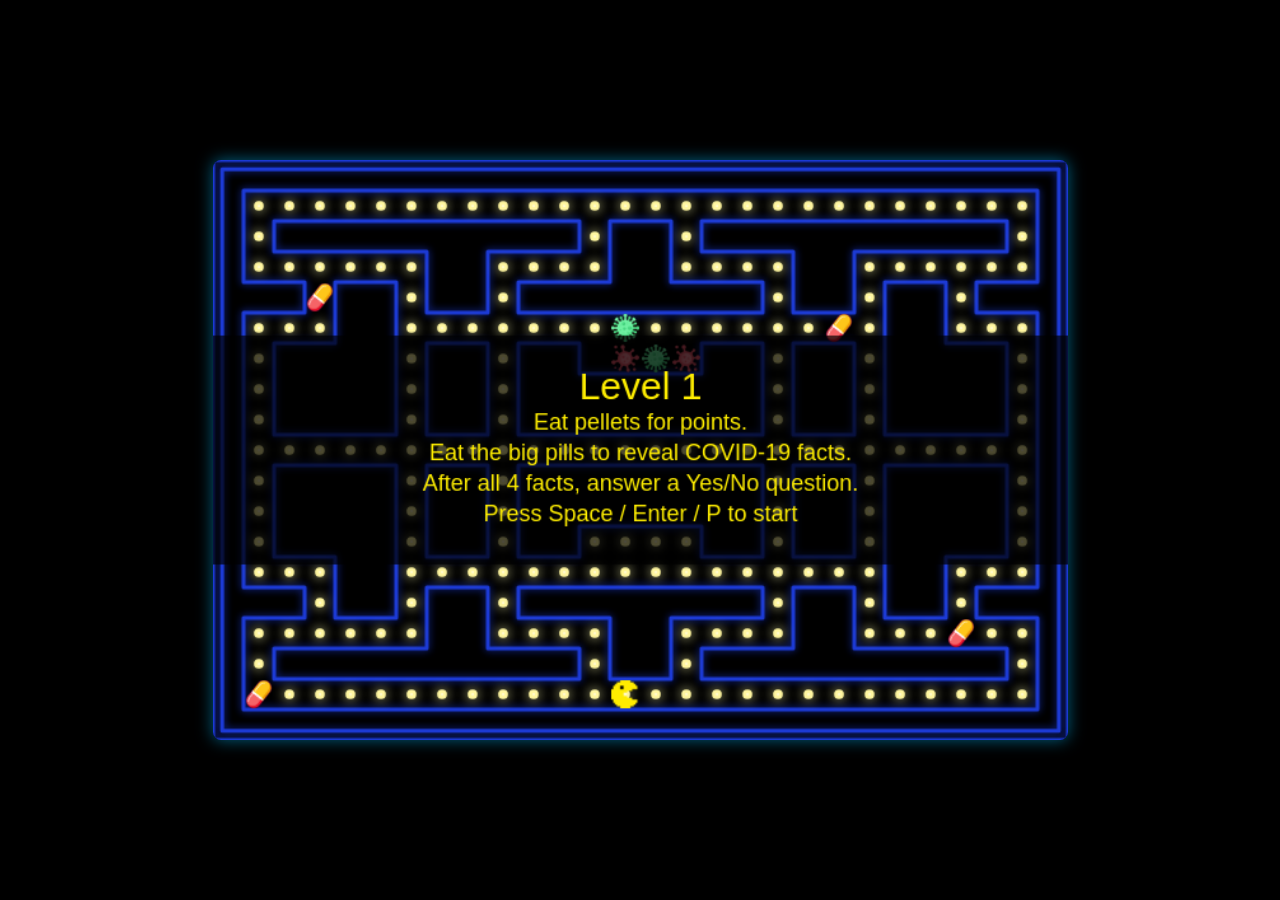
<file: index.html>
<!DOCTYPE html>
<html lang="en">
<head>
    <meta charset="UTF-UTF-8">
    <title>Pac-Man Neon</title>
    <link rel="stylesheet" href="styles.css">
</head>
<body>

    <canvas id="gameCanvas" width="840" height="600"></canvas>

    <!-- Meme overlay -->
    <img id="memeOverlay">

    <script src="game.js"></script>
</body>
</html>
</file>
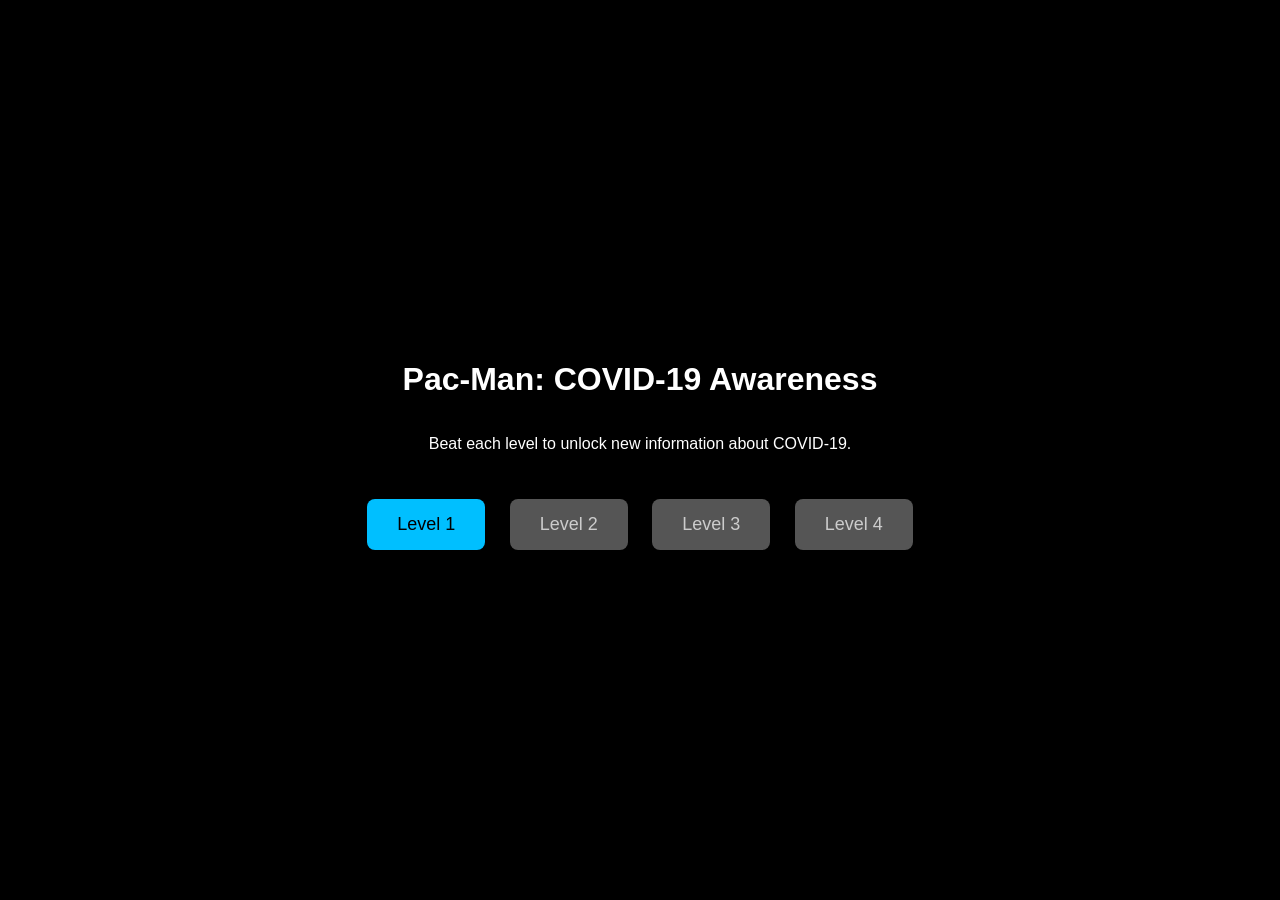
<file: home-level-select.html>
<!DOCTYPE html>
<html lang="en">
<head>
  <meta charset="UTF-8">
  <title>Pac-Man Levels</title>
  <link rel="stylesheet" href="styles.css">
  <style>
    body {
      display: flex;
      flex-direction: column;
      justify-content: center;
      align-items: center;
      background: #000;
      color: #fff;
      min-height: 100vh;
      font-family: Arial, sans-serif;
      text-align: center;
    }
    .btn-row {
      margin-top: 20px;
    }
    button {
      padding: 15px 30px;
      margin: 10px;
      font-size: 18px;
      border: none;
      border-radius: 8px;
      cursor: pointer;
    }
    button[disabled] {
      background: #555;
      cursor: not-allowed;
      color: #ccc;
    }
    button:not([disabled]) {
      background: #00bfff;
      color: #000;
    }
  </style>
</head>
<body>

  <h1>Pac-Man: COVID-19 Awareness</h1>
  <p>Beat each level to unlock new information about COVID-19.</p>

  <div class="btn-row">
    <button onclick="location.href='level1.html'">Level 1</button>
    <button id="lvl2" disabled onclick="location.href='level2.html'">Level 2</button>
    <button id="lvl3" disabled onclick="location.href='level3.html'">Level 3</button>
    <button id="lvl4" disabled onclick="location.href='level4.html'">Level 4</button>
  </div>

  <script>
    // Unlock levels based on saved progress
    document.addEventListener("DOMContentLoaded", () => {
      const completed = Number(localStorage.getItem("levelCompleted") || 0);

      if (completed >= 1) document.getElementById("lvl2").disabled = false;
      if (completed >= 2) document.getElementById("lvl3").disabled = false;
      if (completed >= 3) document.getElementById("lvl4").disabled = false;
    });
  </script>

</body>
</html>
</file>
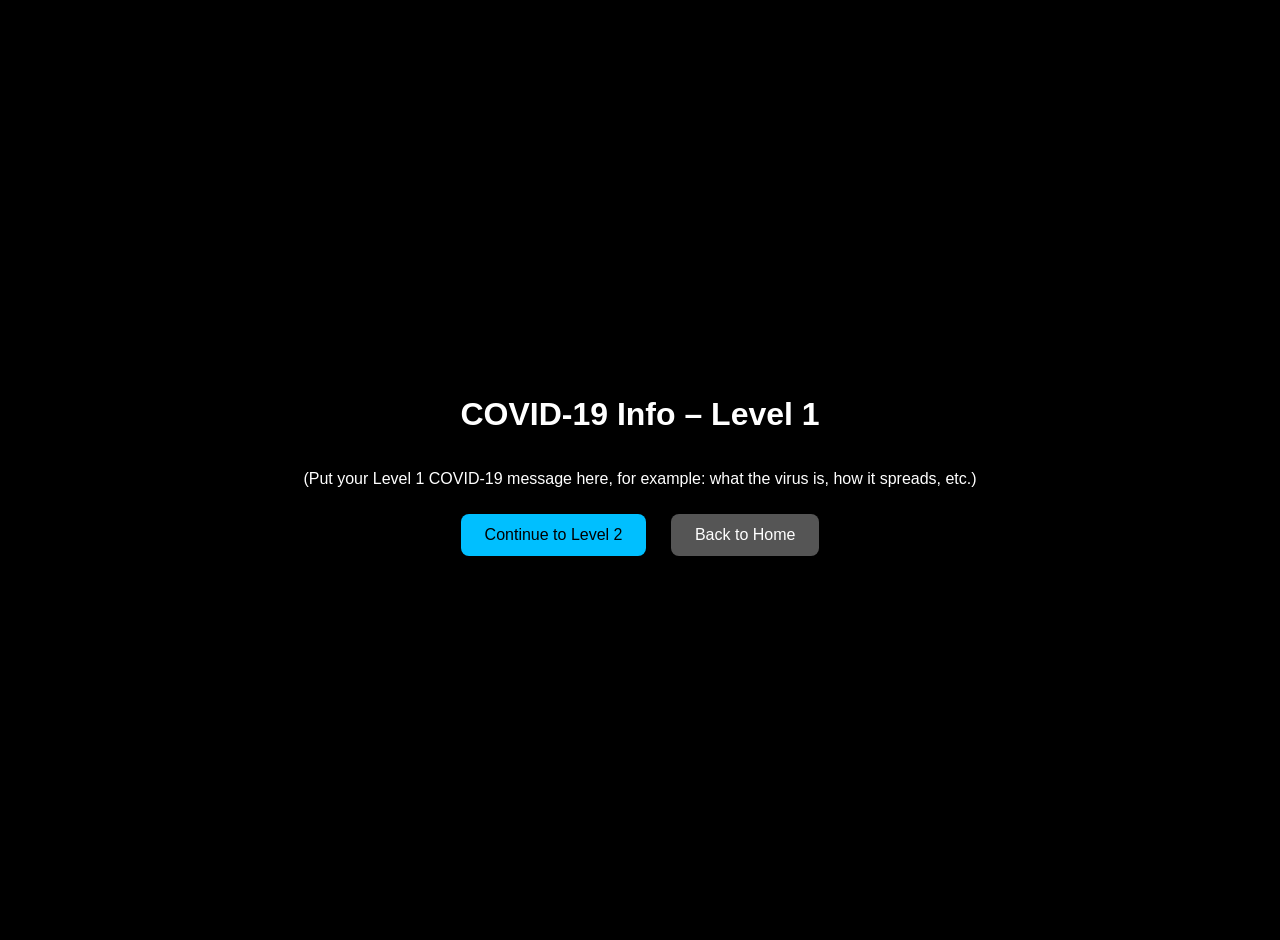
<file: info1.html>
<!DOCTYPE html>
<html lang="en">
<head>
  <meta charset="UTF-8">
  <title>COVID-19 Info - Level 1</title>
  <link rel="stylesheet" href="styles.css">
  <style>
    body {
      background: #000;
      color: #fff;
      font-family: Arial, sans-serif;
      display: flex;
      flex-direction: column;
      justify-content: center;
      align-items: center;
      min-height: 100vh;
      text-align: center;
      padding: 20px;
    }
    button {
      padding: 12px 24px;
      margin: 10px;
      font-size: 16px;
      border-radius: 8px;
      border: none;
      cursor: pointer;
    }
    .primary {
      background: #00bfff;
      color: #000;
    }
    .secondary {
      background: #555;
      color: #fff;
    }
  </style>
</head>
<body>

  <h1>COVID-19 Info – Level 1</h1>
  <p>
    (Put your Level 1 COVID-19 message here, for example:
    what the virus is, how it spreads, etc.)
  </p>

  <div>
    <button class="primary" onclick="location.href='level2.html'">
      Continue to Level 2
    </button>
    <button class="secondary" onclick="location.href='home-level-select.html'">
      Back to Home
    </button>
  </div>

</body>
</html>
</file>
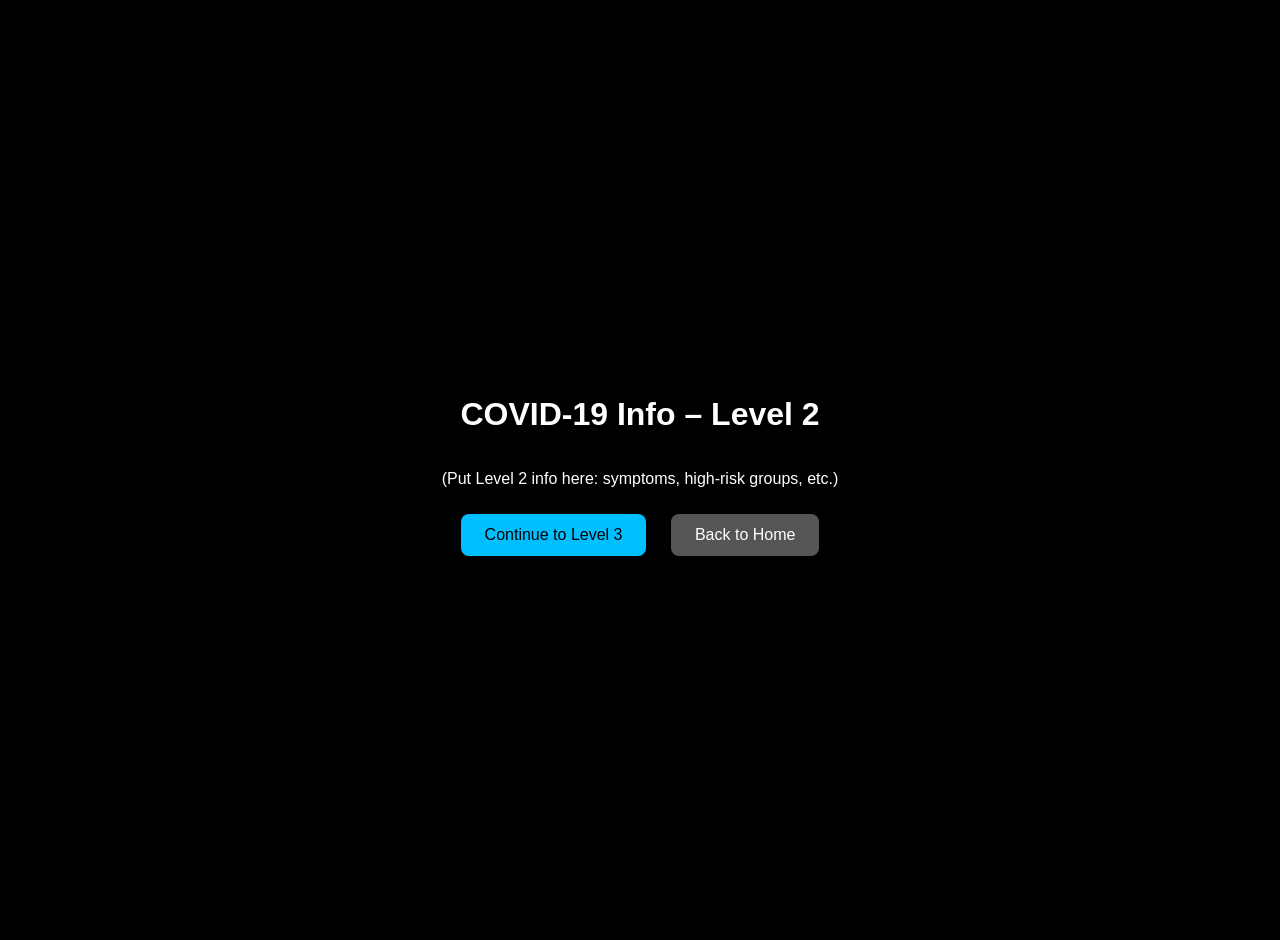
<file: info2.html>
<!DOCTYPE html>
<html lang="en">
<head>
  <meta charset="UTF-8">
  <title>COVID-19 Info - Level 2</title>
  <link rel="stylesheet" href="styles.css">
  <style>
    body {
      background: #000;
      color: #fff;
      font-family: Arial, sans-serif;
      display: flex;
      flex-direction: column;
      justify-content: center;
      align-items: center;
      min-height: 100vh;
      text-align: center;
      padding: 20px;
    }
    button {
      padding: 12px 24px;
      margin: 10px;
      font-size: 16px;
      border-radius: 8px;
      border: none;
      cursor: pointer;
    }
    .primary {
      background: #00bfff;
      color: #000;
    }
    .secondary {
      background: #555;
      color: #fff;
    }
  </style>
</head>
<body>

  <h1>COVID-19 Info – Level 2</h1>
  <p>
    (Put Level 2 info here: symptoms, high-risk groups, etc.)
  </p>

  <div>
    <button class="primary" onclick="location.href='level3.html'">
      Continue to Level 3
    </button>
    <button class="secondary" onclick="location.href='home-level-select.html'">
      Back to Home
    </button>
  </div>

</body>
</html>
</file>
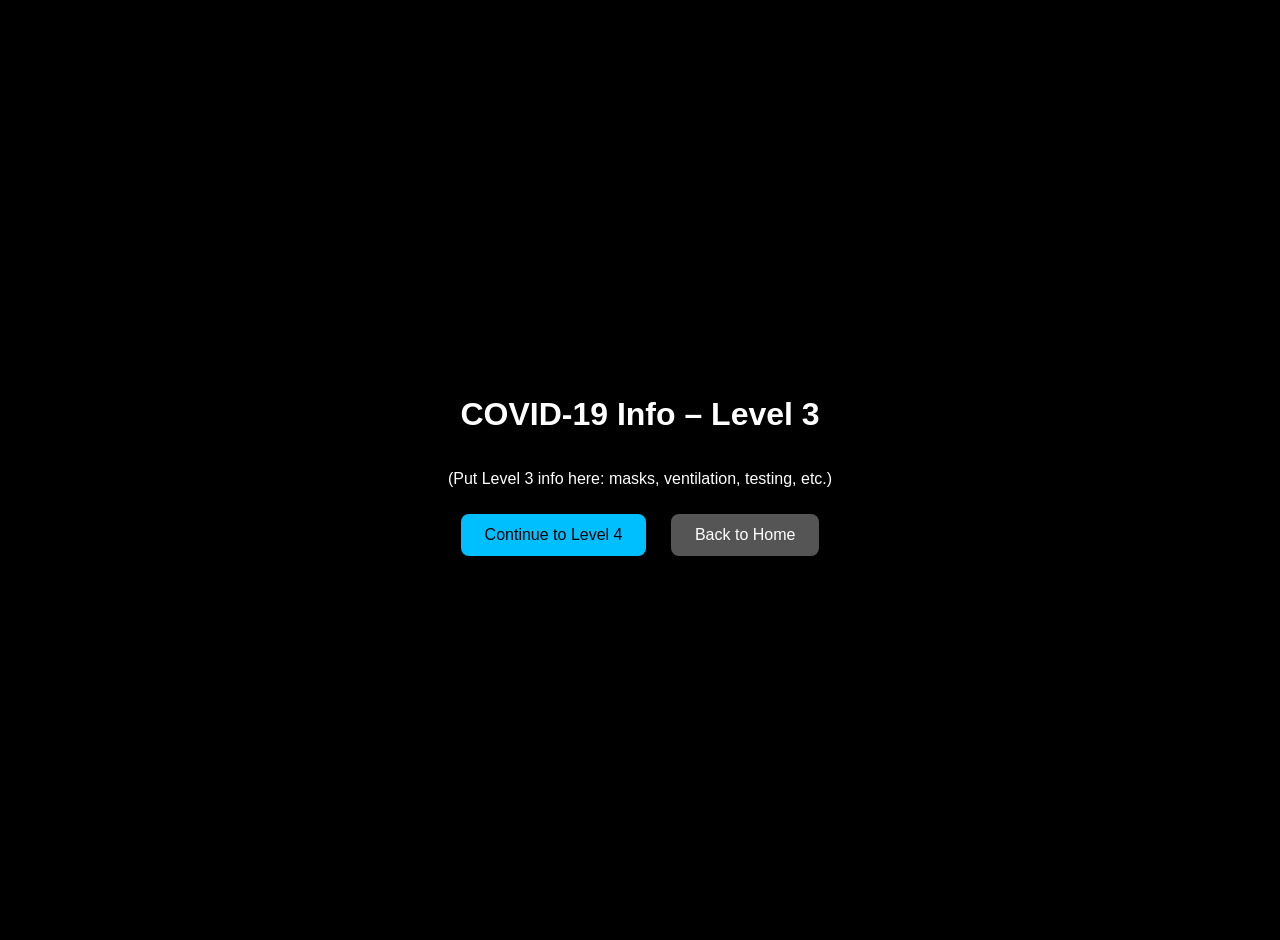
<file: info3.html>
<!DOCTYPE html>
<html lang="en">
<head>
  <meta charset="UTF-8">
  <title>COVID-19 Info - Level 3</title>
  <link rel="stylesheet" href="styles.css">
  <style>
    body {
      background: #000;
      color: #fff;
      font-family: Arial, sans-serif;
      display: flex;
      flex-direction: column;
      justify-content: center;
      align-items: center;
      min-height: 100vh;
      text-align: center;
      padding: 20px;
    }
    button {
      padding: 12px 24px;
      margin: 10px;
      font-size: 16px;
      border-radius: 8px;
      border: none;
      cursor: pointer;
    }
    .primary {
      background: #00bfff;
      color: #000;
    }
    .secondary {
      background: #555;
      color: #fff;
    }
  </style>
</head>
<body>

  <h1>COVID-19 Info – Level 3</h1>
  <p>
    (Put Level 3 info here: masks, ventilation, testing, etc.)
  </p>

  <div>
    <button class="primary" onclick="location.href='level4.html'">
      Continue to Level 4
    </button>
    <button class="secondary" onclick="location.href='home-level-select.html'">
      Back to Home
    </button>
  </div>

</body>
</html>
</file>
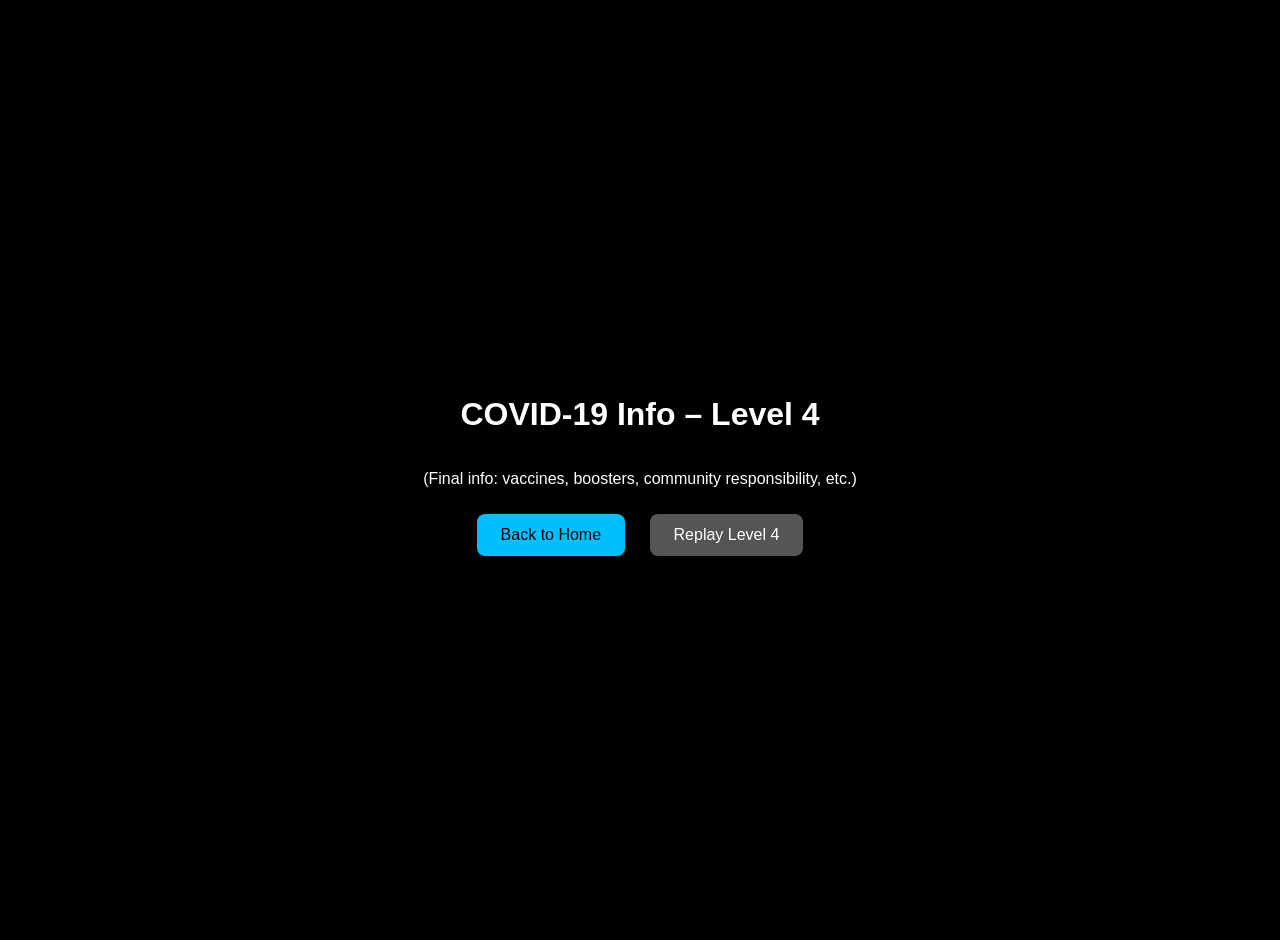
<file: info4.html>
<!DOCTYPE html>
<html lang="en">
<head>
  <meta charset="UTF-8">
  <title>COVID-19 Info - Level 4</title>
  <link rel="stylesheet" href="styles.css">
  <style>
    body {
      background: #000;
      color: #fff;
      font-family: Arial, sans-serif;
      display: flex;
      flex-direction: column;
      justify-content: center;
      align-items: center;
      min-height: 100vh;
      text-align: center;
      padding: 20px;
    }
    button {
      padding: 12px 24px;
      margin: 10px;
      font-size: 16px;
      border-radius: 8px;
      border: none;
      cursor: pointer;
    }
    .primary {
      background: #00bfff;
      color: #000;
    }
    .secondary {
      background: #555;
      color: #fff;
    }
  </style>
</head>
<body>

  <h1>COVID-19 Info – Level 4</h1>
  <p>
    (Final info: vaccines, boosters, community responsibility, etc.)
  </p>

  <div>
    <button class="primary" onclick="location.href='home-level-select.html'">
      Back to Home
    </button>
    <button class="secondary" onclick="location.href='level4.html'">
      Replay Level 4
    </button>
  </div>

</body>
</html>
</file>
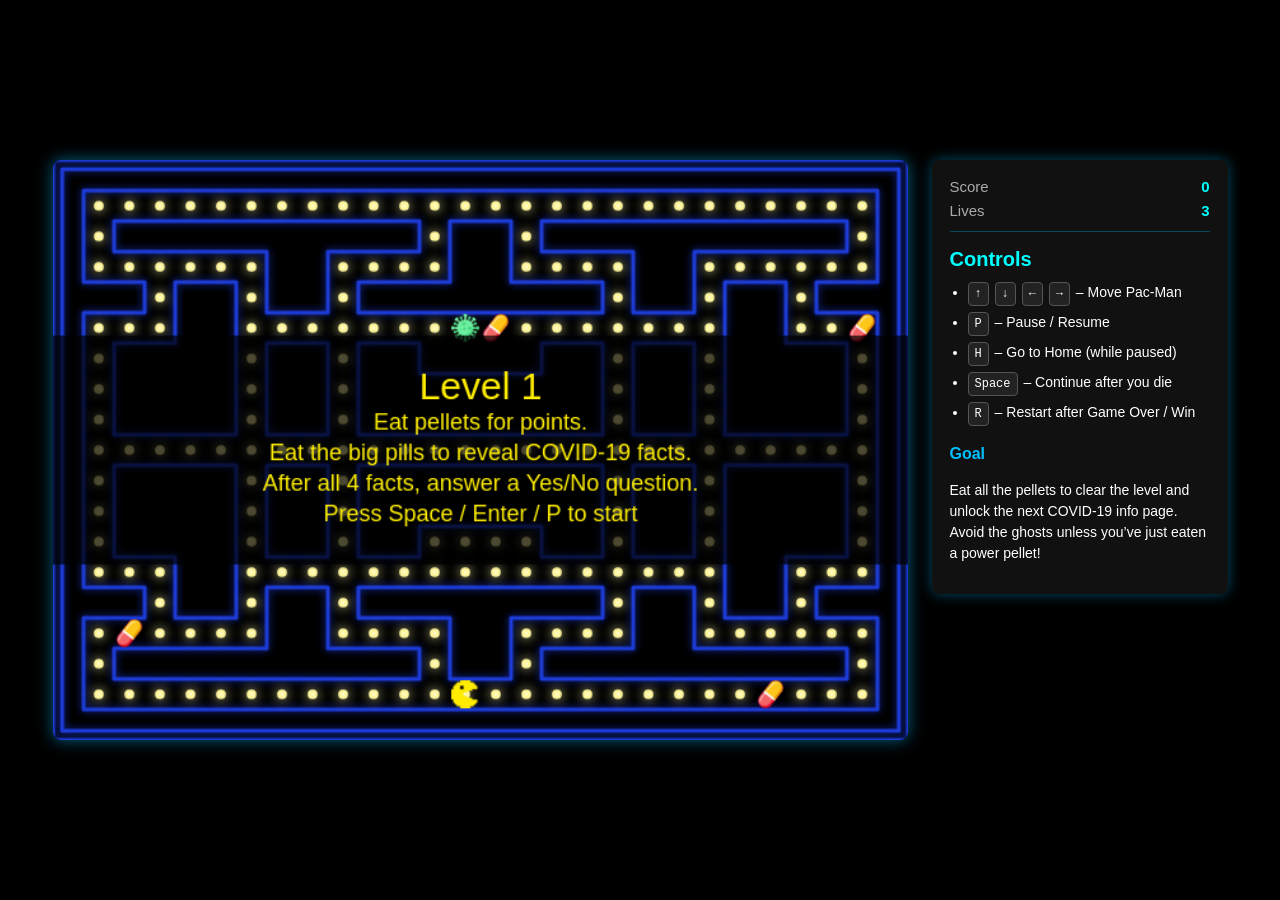
<file: level1.html>
<!DOCTYPE html>
<html lang="en">
<head>
  <meta charset="UTF-8">
  <title>Pac-Man Level 1</title>
  <link rel="stylesheet" href="styles.css">
</head>
<body>
  <div id="game-wrapper">
    <!-- Game canvas -->
    <canvas id="gameCanvas" width="840" height="600"></canvas>

    <!-- Side panel with HUD + controls -->
    <aside class="side-panel">
      <div class="panel-hud">
        <div><span>Score</span><span id="scoreDisplay">0</span></div>
        <div><span>Lives</span><span id="livesDisplay">3</span></div>
      </div>
      <hr class="panel-divider">

      <h2>Controls</h2>
      <ul>
        <li><kbd>↑</kbd> <kbd>↓</kbd> <kbd>←</kbd> <kbd>→</kbd> – Move Pac-Man</li>
        <li><kbd>P</kbd> – Pause / Resume</li>
        <li><kbd>H</kbd> – Go to Home (while paused)</li>
        <li><kbd>Space</kbd> – Continue after you die</li>
        <li><kbd>R</kbd> – Restart after Game Over / Win</li>
      </ul>

      <h3>Goal</h3>
      <p>
        Eat all the pellets to clear the level and unlock the next COVID-19 info page.
        Avoid the ghosts unless you’ve just eaten a power pellet!
      </p>
    </aside>
  </div>

  <img id="memeOverlay" style="display:none;">

  <script src="level-config/level1.js"></script>
  <script src="game.js"></script>
</body>
</html>
</file>
<file: styles.css>
/* ===== Global reset & layout ===== */
html, body {
  margin: 0;
  padding: 0;
  height: 100%;
}

/* Center everything on the page */
body {
  min-height: 100vh;
  display: flex;
  justify-content: center;   /* horizontal centering */
  align-items: center;       /* vertical centering */
  background: #000000;       /* black background like original Pac-Man */
  font-family: Arial, sans-serif;
  color: #ffffff;
}

/* ========================================================= */
/* ========== Layout for game + side panel ================= */
/* ========================================================= */

#game-wrapper {
  display: flex;
  justify-content: center;
  align-items: flex-start;
  gap: 24px;
  padding: 20px;
  box-sizing: border-box;
}

/* Game canvas */
/* Game canvas */
#gameCanvas {
  display: block;
  flex-shrink: 0;

  /* Make the game fill more of the iframe */
  width: 95vmin;
  max-width: 95vmin;   /* was 70vmin – this is what made it small */
  height: auto;

  box-shadow: 0 0 16px rgba(0, 191, 255, 0.5);
  border-radius: 8px;
}



/* ===== Side panel styling ===== */
.side-panel {
  width: 260px;
  background: #111;
  border-radius: 8px;
  padding: 16px 18px;
  box-shadow: 0 0 14px rgba(0, 191, 255, 0.4);
  font-size: 14px;
  line-height: 1.5;
}

/* Small HUD block at top of side panel */
.panel-hud {
  margin-bottom: 8px;
  font-size: 15px;
}

.panel-hud div {
  display: flex;
  justify-content: space-between;
  margin-bottom: 2px;
}

.panel-hud span:first-child {
  color: #aaaaaa;
}

.panel-hud span:last-child {
  font-weight: bold;
  color: #00ffff;
}

.panel-divider {
  border: none;
  border-top: 1px solid rgba(0, 191, 255, 0.3);
  margin: 6px 0 12px;
}

.side-panel h2 {
  margin-top: 0;
  margin-bottom: 8px;
  font-size: 20px;
  color: #00ffff;
}

.side-panel h3 {
  margin-top: 16px;
  margin-bottom: 6px;
  font-size: 16px;
  color: #00bfff;
}

.side-panel ul {
  margin: 0;
  padding-left: 18px;
}

.side-panel li {
  margin-bottom: 6px;
}

/* Make keys look like keyboard keys */
.side-panel kbd {
  display: inline-block;
  padding: 2px 6px;
  margin-right: 2px;
  border-radius: 4px;
  border: 1px solid #555;
  background: #222;
  font-family: "Consolas", "Courier New", monospace;
  font-size: 12px;
}

/* ===== Responsive: stack panel under game on small screens ===== */
@media (max-width: 900px) {
  #game-wrapper {
    flex-direction: column;
    align-items: center;
  }

  #gameCanvas {
    max-width: 90vmin;
  }

  .side-panel {
    width: 100%;
    max-width: 380px;
  }
}
</file>
